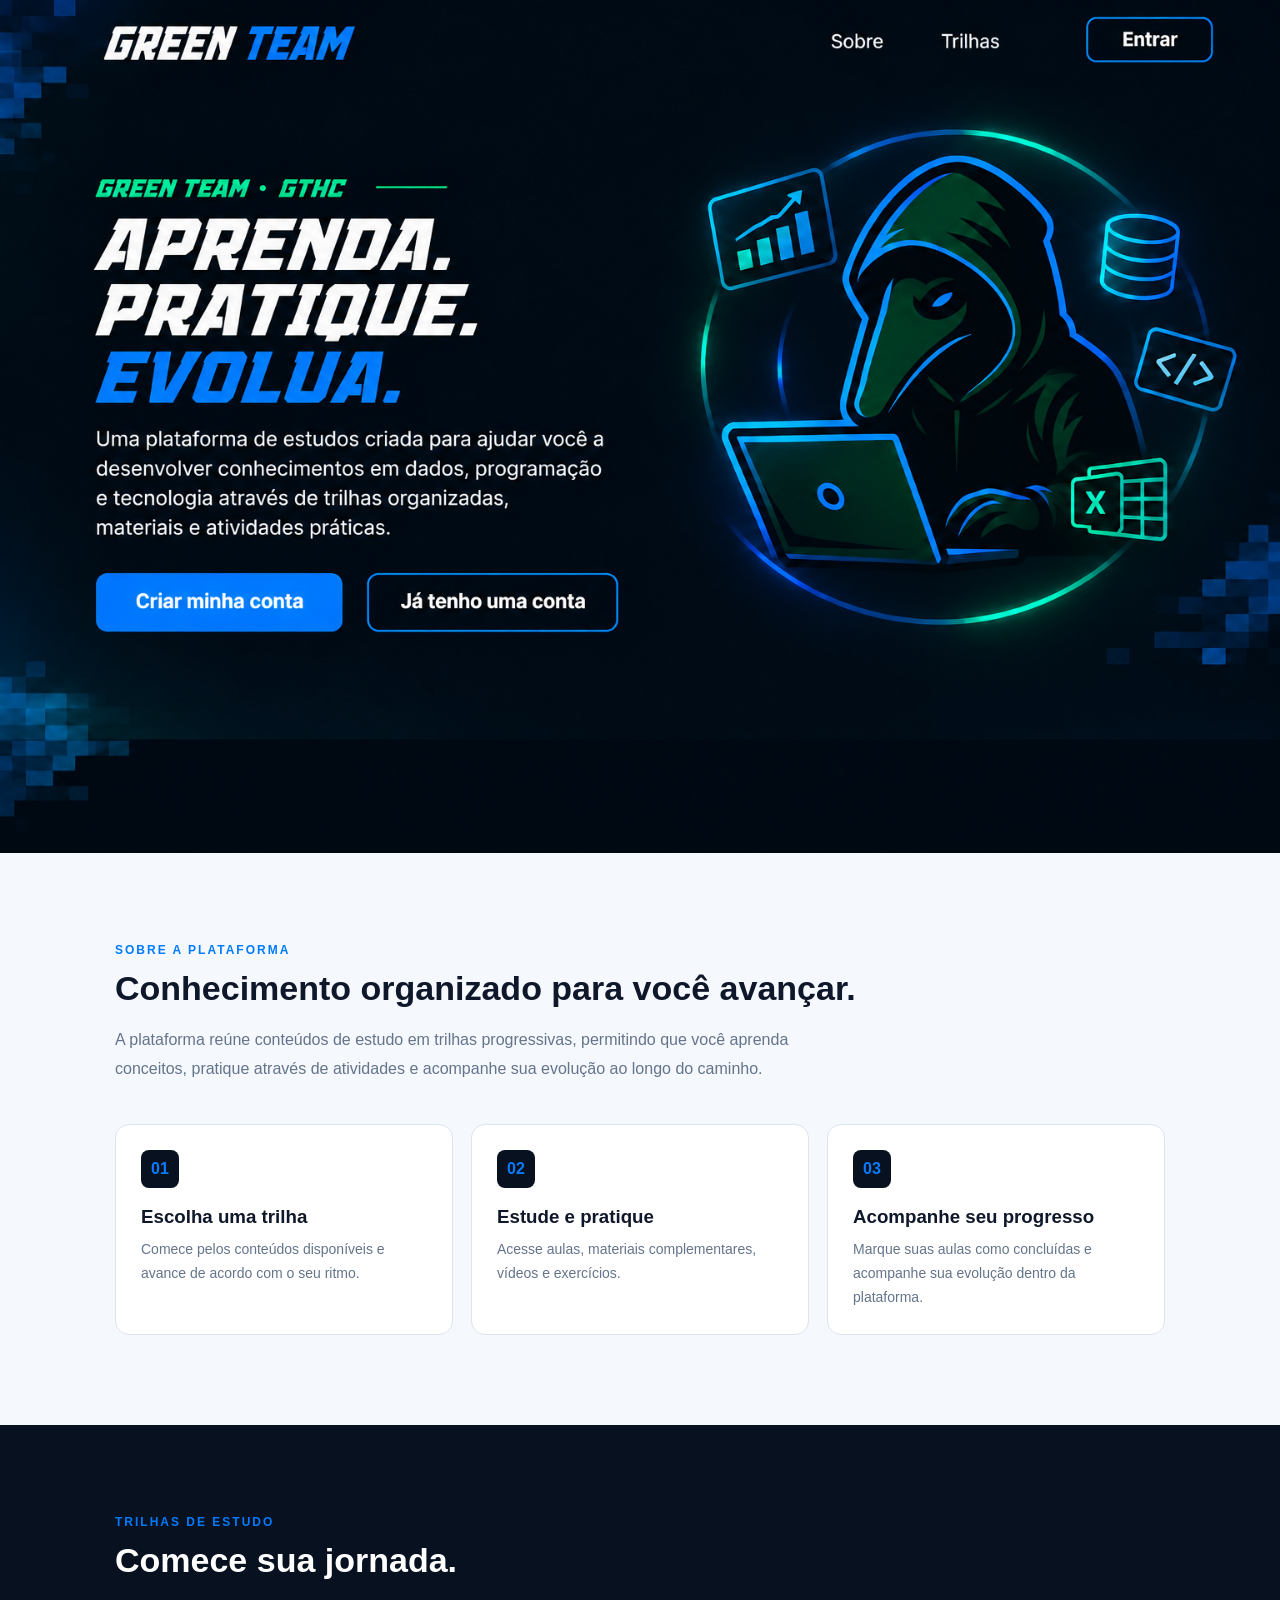
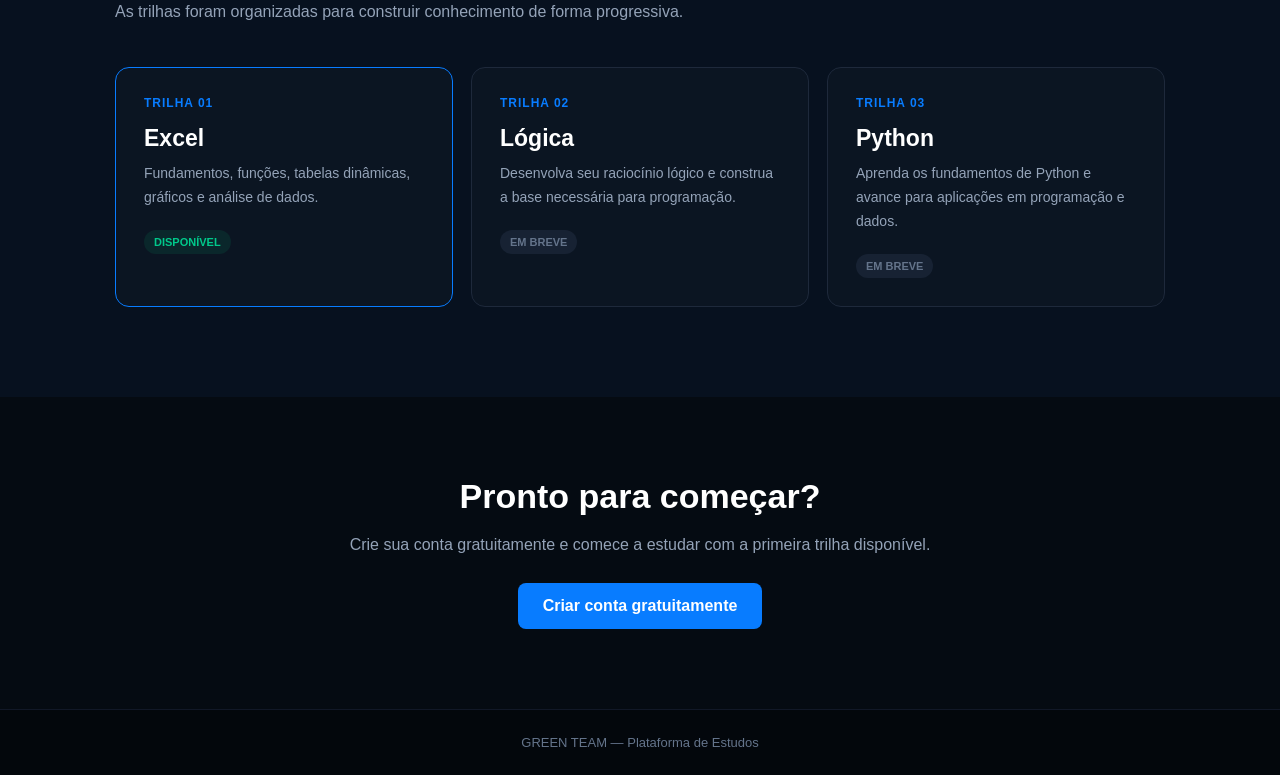
<file: index.html>
<!DOCTYPE html>
<html lang="pt-BR">

<head>

    <meta charset="UTF-8">

    <meta name="viewport" content="width=device-width, initial-scale=1.0">

    <title>Green Team | Plataforma de Estudos</title>

    <link
        rel="icon"
        type="image/x-icon"
        href="favicon-plataforma.ico"
    >

    <style>

        * {
            margin: 0;
            padding: 0;
            box-sizing: border-box;
        }

        html {
            scroll-behavior: smooth;
        }

        body {
            background: #050B12;
            color: white;
            font-family: Arial, Helvetica, sans-serif;
        }


        /* =========================================
           HERO
        ========================================= */

        .hero {
            position: relative;

            width: 100%;

            aspect-ratio: 1536 / 1024;

            background-image: url("home-hero.png");

            background-size: 100% 100%;

            background-repeat: no-repeat;

            overflow: hidden;
        }


        /* =========================================
           LINKS INVISÍVEIS SOBRE A ARTE
        ========================================= */

        .hero-link {
            position: absolute;

            display: block;

            z-index: 5;

            text-decoration: none;

            cursor: pointer;
        }


        /* LOGO */

        .link-logo {
            left: 7.5%;
            top: 2.5%;

            width: 19%;
            height: 7%;
        }


        /* SOBRE */

        .link-sobre {
            right: 30.5%;
            top: 3%;

            width: 7%;
            height: 6%;
        }


        /* TRILHAS */

        .link-trilhas {
            right: 21.5%;
            top: 3%;

            width: 7%;
            height: 6%;
        }


        /* ENTRAR */

        .link-login {
            right: 5.2%;
            top: 2.1%;

            width: 9.7%;
            height: 6%;
        }


        /* CRIAR CONTA */

        .link-cadastro {
            left: 7.4%;
            top: 64.2%;

            width: 19.4%;
            height: 7%;
        }


        /* JÁ TENHO UMA CONTA */

        .link-login-hero {
            left: 28.7%;
            top: 64.2%;

            width: 19.6%;
            height: 7%;
        }


        /* =========================================
           CONTEÚDO ABAIXO DA IMAGEM
        ========================================= */

        .section {
            padding: 90px 7%;

            background: #F5F8FC;

            color: #0F172A;
        }

        .section-dark {
            background: #07111F;

            color: white;
        }

        .container {
            max-width: 1050px;

            margin: auto;
        }

        .label {
            color: #007BFF;

            font-size: 12px;

            font-weight: bold;

            letter-spacing: 2px;

            margin-bottom: 12px;
        }

        .section h2 {
            font-size: 34px;

            margin-bottom: 18px;
        }

        .description {
            max-width: 700px;

            color: #64748B;

            line-height: 1.8;

            font-size: 16px;
        }

        .section-dark .description {
            color: #94A3B8;
        }


        /* =========================================
           COMO FUNCIONA
        ========================================= */

        .steps {
            display: grid;

            grid-template-columns: repeat(3, 1fr);

            gap: 18px;

            margin-top: 40px;
        }

        .step {
            background: white;

            border: 1px solid #DCE4EE;

            border-radius: 14px;

            padding: 25px;
        }

        .step-number {
            width: 38px;
            height: 38px;

            display: flex;

            align-items: center;
            justify-content: center;

            background: #07111F;

            color: #087CFF;

            border-radius: 8px;

            font-weight: bold;

            margin-bottom: 18px;
        }

        .step h3 {
            margin-bottom: 10px;
        }

        .step p {
            color: #64748B;

            font-size: 14px;

            line-height: 1.7;
        }


        /* =========================================
           TRILHAS
        ========================================= */

        .tracks {
            display: grid;

            grid-template-columns: repeat(3, 1fr);

            gap: 18px;

            margin-top: 40px;
        }

        .track {
            background: #0B1522;

            border: 1px solid #1E293B;

            border-radius: 14px;

            padding: 28px;
        }

        .track.available {
            border-color: #087CFF;
        }

        .track-number {
            color: #087CFF;

            font-size: 12px;

            font-weight: bold;

            letter-spacing: 1px;

            margin-bottom: 15px;
        }

        .track h3 {
            font-size: 23px;

            margin-bottom: 10px;
        }

        .track p {
            color: #94A3B8;

            font-size: 14px;

            line-height: 1.7;

            margin-bottom: 20px;
        }

        .status {
            display: inline-block;

            padding: 6px 10px;

            border-radius: 20px;

            font-size: 11px;

            font-weight: bold;
        }

        .available-status {
            color: #00C98B;

            background: rgba(0, 168, 107, 0.12);
        }

        .soon-status {
            color: #64748B;

            background: #172233;
        }


        /* =========================================
           CTA
        ========================================= */

        .cta {
            text-align: center;

            padding: 80px 7%;

            background: #050B12;
        }

        .cta h2 {
            font-size: 34px;

            margin-bottom: 15px;
        }

        .cta p {
            color: #94A3B8;

            max-width: 600px;

            margin: 0 auto 25px;

            line-height: 1.7;
        }

        .cta-button {
            display: inline-block;

            background: #087CFF;

            color: white;

            text-decoration: none;

            padding: 14px 25px;

            border-radius: 8px;

            font-weight: bold;
        }

        .cta-button:hover {
            background: #0069D9;
        }


        /* =========================================
           FOOTER
        ========================================= */

        footer {
            background: #03070C;

            border-top: 1px solid #111827;

            color: #64748B;

            text-align: center;

            padding: 25px;

            font-size: 13px;
        }


        /* =========================================
           MOBILE
        ========================================= */

        @media (max-width: 800px) {

            .hero {
                aspect-ratio: auto;

                min-height: 650px;

                background-size: cover;

                background-position: center top;
            }

            .link-sobre,
            .link-trilhas {
                display: none;
            }

            .link-login {
                right: 5%;
                width: 18%;
            }

            .link-cadastro {
                left: 7%;
                width: 40%;
            }

            .link-login-hero {
                left: 51%;
                width: 40%;
            }

            .steps,
            .tracks {
                grid-template-columns: 1fr;
            }

        }

    </style>

</head>


<body>


    <!-- =========================================
         HERO
    ========================================= -->

    <section class="hero">

        <!-- Logo -->

        <a
            href="index.html"
            class="hero-link link-logo"
            aria-label="Página inicial"
        ></a>


        <!-- Sobre -->

        <a
            href="#sobre"
            class="hero-link link-sobre"
            aria-label="Sobre"
        ></a>


        <!-- Trilhas -->

        <a
            href="#trilhas"
            class="hero-link link-trilhas"
            aria-label="Trilhas"
        ></a>


        <!-- Entrar -->

        <a
            href="login.html"
            class="hero-link link-login"
            aria-label="Entrar"
        ></a>


        <!-- Criar conta -->

        <a
            href="cadastro.html"
            class="hero-link link-cadastro"
            aria-label="Criar minha conta"
        ></a>


        <!-- Login -->

        <a
            href="login.html"
            class="hero-link link-login-hero"
            aria-label="Já tenho uma conta"
        ></a>

    </section>


    <!-- =========================================
         SOBRE
    ========================================= -->

    <section
        class="section"
        id="sobre"
    >

        <div class="container">

            <div class="label">
                SOBRE A PLATAFORMA
            </div>

            <h2>
                Conhecimento organizado para você avançar.
            </h2>

            <p class="description">
                A plataforma reúne conteúdos de estudo em trilhas
                progressivas, permitindo que você aprenda conceitos,
                pratique através de atividades e acompanhe sua evolução
                ao longo do caminho.
            </p>


            <div class="steps">


                <div class="step">

                    <div class="step-number">
                        01
                    </div>

                    <h3>
                        Escolha uma trilha
                    </h3>

                    <p>
                        Comece pelos conteúdos disponíveis e avance
                        de acordo com o seu ritmo.
                    </p>

                </div>


                <div class="step">

                    <div class="step-number">
                        02
                    </div>

                    <h3>
                        Estude e pratique
                    </h3>

                    <p>
                        Acesse aulas, materiais complementares,
                        vídeos e exercícios.
                    </p>

                </div>


                <div class="step">

                    <div class="step-number">
                        03
                    </div>

                    <h3>
                        Acompanhe seu progresso
                    </h3>

                    <p>
                        Marque suas aulas como concluídas e acompanhe
                        sua evolução dentro da plataforma.
                    </p>

                </div>


            </div>

        </div>

    </section>


    <!-- =========================================
         TRILHAS
    ========================================= -->

    <section
        class="section section-dark"
        id="trilhas"
    >

        <div class="container">

            <div class="label">
                TRILHAS DE ESTUDO
            </div>

            <h2>
                Comece sua jornada.
            </h2>

            <p class="description">
                As trilhas foram organizadas para construir
                conhecimento de forma progressiva.
            </p>


            <div class="tracks">


                <!-- EXCEL -->

                <div class="track available">

                    <div class="track-number">
                        TRILHA 01
                    </div>

                    <h3>
                        Excel
                    </h3>

                    <p>
                        Fundamentos, funções, tabelas dinâmicas,
                        gráficos e análise de dados.
                    </p>

                    <span class="status available-status">
                        DISPONÍVEL
                    </span>

                </div>


                <!-- LÓGICA -->

                <div class="track">

                    <div class="track-number">
                        TRILHA 02
                    </div>

                    <h3>
                        Lógica
                    </h3>

                    <p>
                        Desenvolva seu raciocínio lógico e construa
                        a base necessária para programação.
                    </p>

                    <span class="status soon-status">
                        EM BREVE
                    </span>

                </div>


                <!-- PYTHON -->

                <div class="track">

                    <div class="track-number">
                        TRILHA 03
                    </div>

                    <h3>
                        Python
                    </h3>

                    <p>
                        Aprenda os fundamentos de Python e avance
                        para aplicações em programação e dados.
                    </p>

                    <span class="status soon-status">
                        EM BREVE
                    </span>

                </div>


            </div>

        </div>

    </section>


    <!-- =========================================
         CTA
    ========================================= -->

    <section class="cta">

        <h2>
            Pronto para começar?
        </h2>

        <p>
            Crie sua conta gratuitamente e comece a estudar
            com a primeira trilha disponível.
        </p>

        <a
            href="cadastro.html"
            class="cta-button"
        >
            Criar conta gratuitamente
        </a>

    </section>


    <!-- =========================================
         FOOTER
    ========================================= -->

    <footer>

        GREEN TEAM — Plataforma de Estudos

    </footer>


</body>

</html>
</file>
